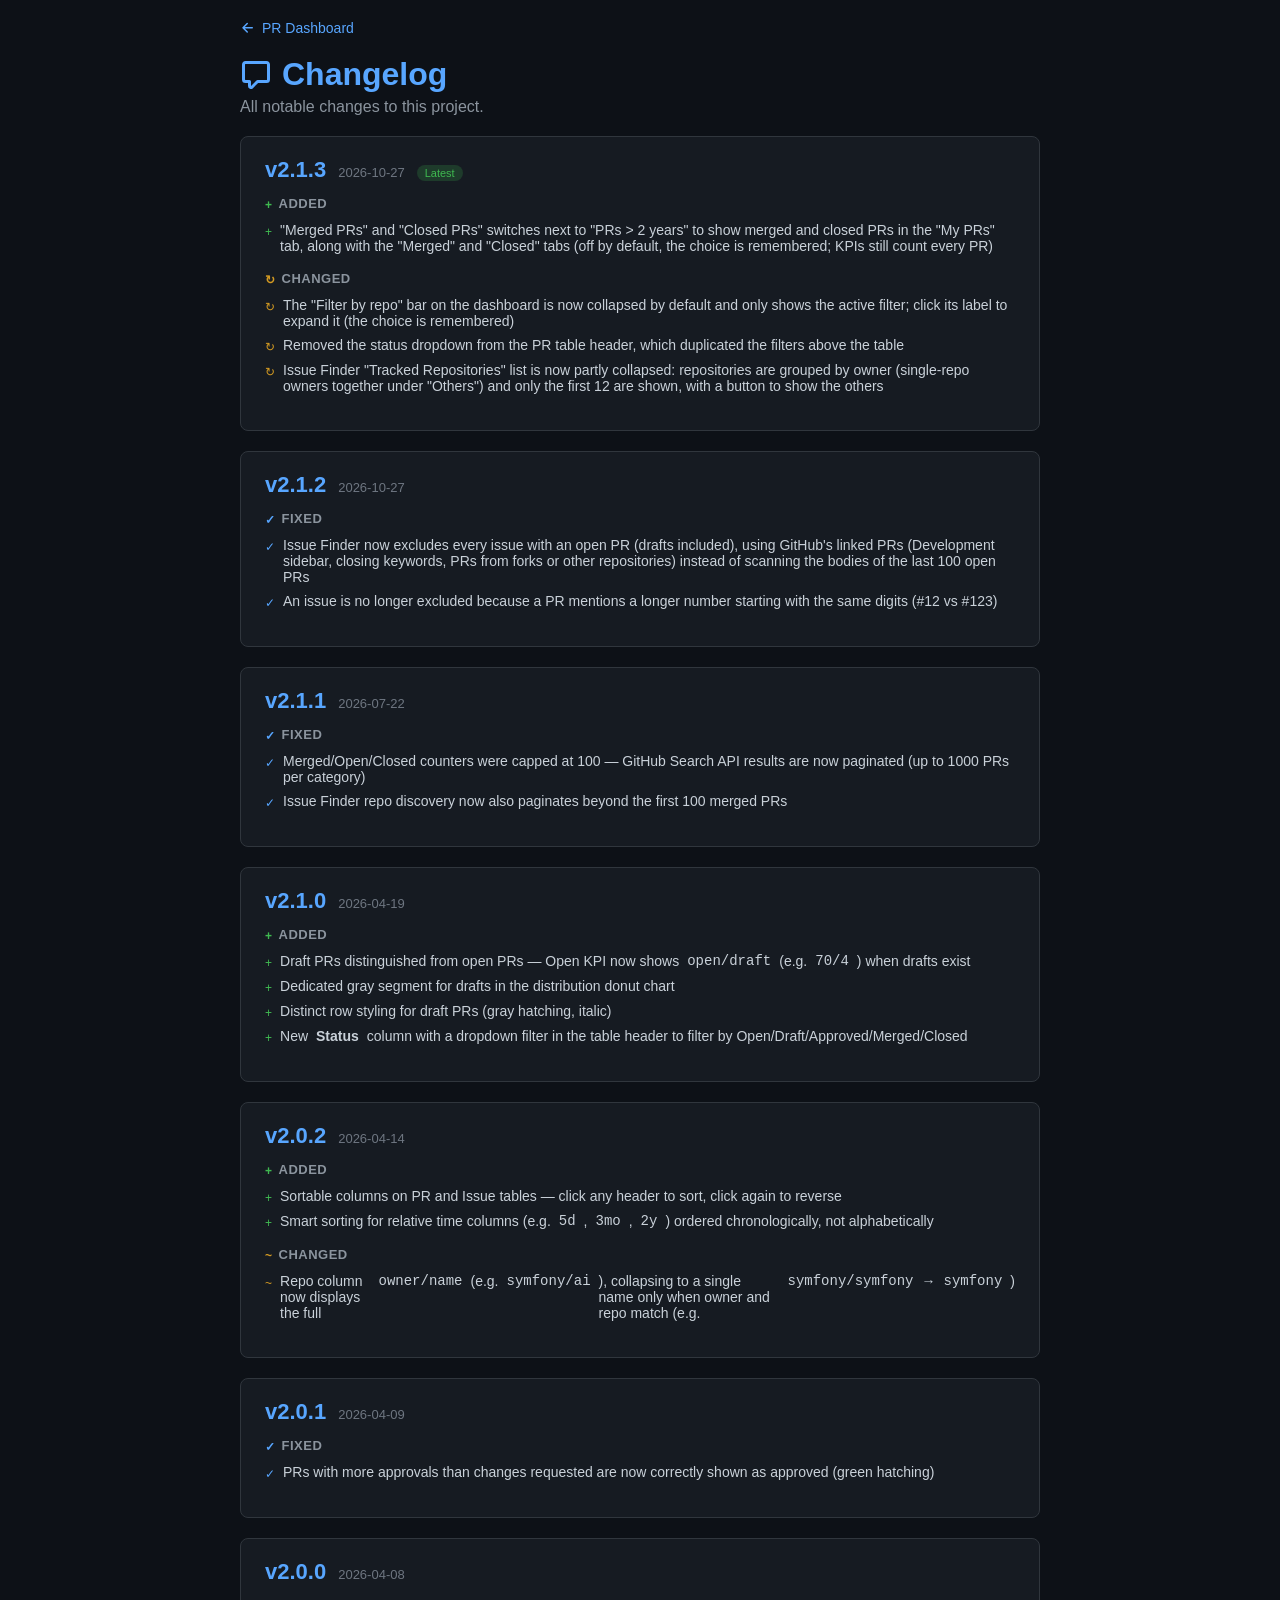
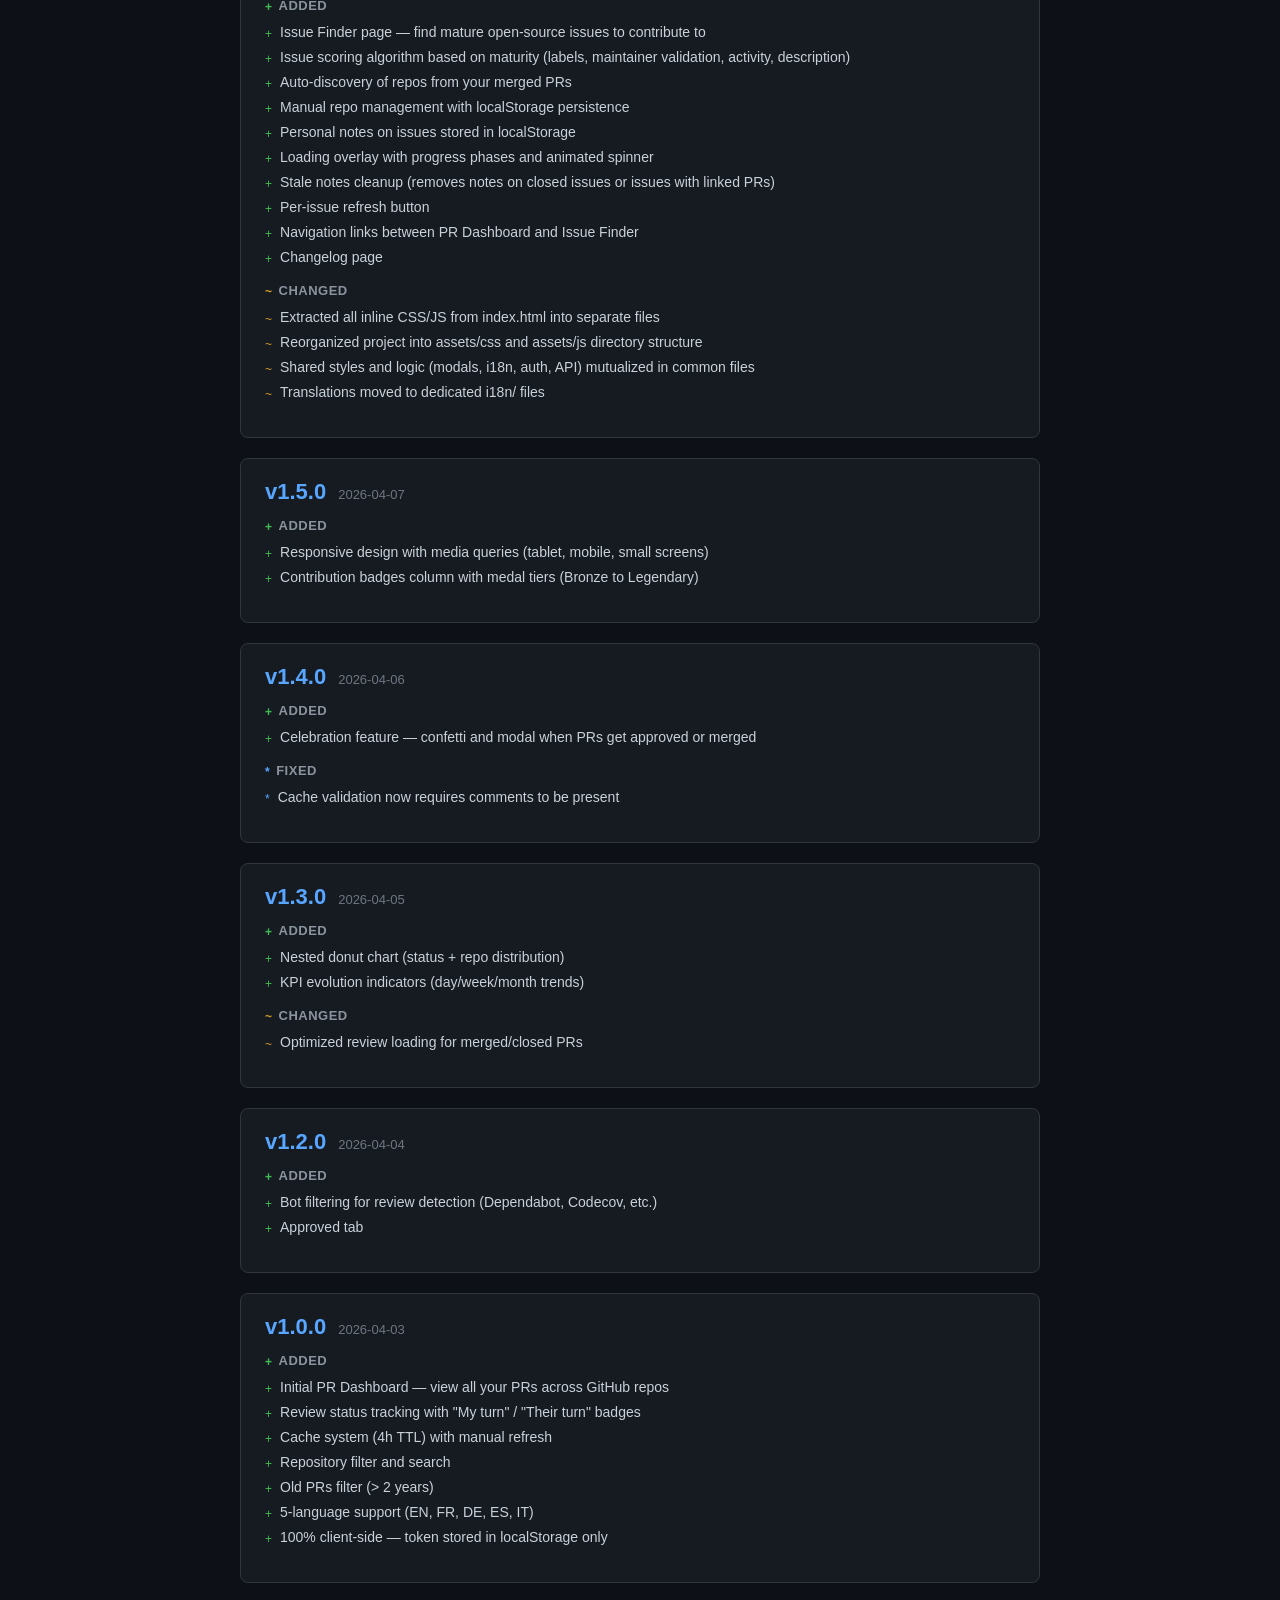
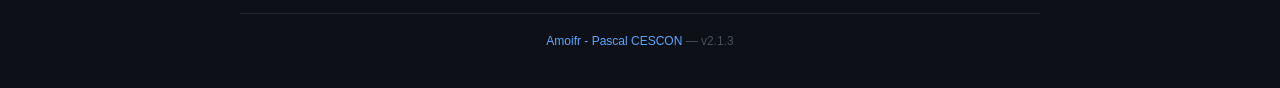
<file: CHANGELOG.html>
<!DOCTYPE html>
<html lang="en">
<head>
    <meta charset="UTF-8">
    <meta name="viewport" content="width=device-width, initial-scale=1.0">
    <title>Changelog — PR Dashboard</title>
    <link rel="stylesheet" href="assets/css/common.css">
    <style>
        .changelog { max-width: 800px; margin: 0 auto; }
        .version { background: #161b22; border: 1px solid #30363d; border-radius: 8px; padding: 20px 24px; margin-bottom: 20px; }
        .version-header { display: flex; align-items: baseline; gap: 12px; margin-bottom: 12px; }
        .version-tag { font-size: 22px; font-weight: 700; color: #58a6ff; }
        .version-date { font-size: 13px; color: #6e7681; }
        .version-label { font-size: 11px; padding: 2px 8px; border-radius: 10px; font-weight: 500; }
        .version-label.latest { background: rgba(63, 185, 80, 0.2); color: #3fb950; }
        .change-category { margin-bottom: 12px; }
        .change-category h4 { font-size: 13px; color: #8b949e; text-transform: uppercase; letter-spacing: 0.5px; margin-bottom: 6px; display: flex; align-items: center; gap: 6px; }
        .change-category ul { list-style: none; padding: 0; margin: 0; }
        .change-category li { padding: 4px 0; font-size: 14px; color: #c9d1d9; display: flex; align-items: flex-start; gap: 8px; }
        .change-category li::before { content: ''; display: none; }
        .change-icon { font-size: 12px; margin-top: 3px; flex-shrink: 0; }
        .change-icon.added { color: #3fb950; }
        .change-icon.changed { color: #d29922; }
        .change-icon.fixed { color: #58a6ff; }
        .back-link { display: inline-flex; align-items: center; gap: 6px; color: #58a6ff; font-size: 14px; margin-bottom: 20px; }
        .back-link:hover { text-decoration: underline; }
        .back-link svg { width: 16px; height: 16px; }
    </style>
</head>
<body>
    <div class="container changelog">
        <a href="index.html" class="back-link">
            <svg viewBox="0 0 16 16" fill="currentColor"><path d="M7.78 12.53a.75.75 0 0 1-1.06 0L2.47 8.28a.75.75 0 0 1 0-1.06l4.25-4.25a.751.751 0 0 1 1.042.018.751.751 0 0 1 .018 1.042L4.81 7h7.44a.75.75 0 0 1 0 1.5H4.81l2.97 2.97a.75.75 0 0 1 0 1.06Z"></path></svg>
            PR Dashboard
        </a>

        <h1>
            <svg viewBox="0 0 16 16" fill="currentColor"><path d="M1 2.75C1 1.784 1.784 1 2.75 1h10.5c.966 0 1.75.784 1.75 1.75v7.5A1.75 1.75 0 0 1 13.25 12H9.06l-2.573 2.573A1.458 1.458 0 0 1 4 13.543V12H2.75A1.75 1.75 0 0 1 1 10.25Zm1.75-.25a.25.25 0 0 0-.25.25v7.5c0 .138.112.25.25.25h2a.75.75 0 0 1 .75.75v2.19l2.72-2.72a.749.749 0 0 1 .53-.22h4.5a.25.25 0 0 0 .25-.25v-7.5a.25.25 0 0 0-.25-.25Z"></path></svg>
            Changelog
        </h1>
        <p class="subtitle">All notable changes to this project.</p>

        <div class="version">
            <div class="version-header">
                <span class="version-tag">v2.1.3</span>
                <span class="version-date">2026-10-27</span>
                <span class="version-label latest">Latest</span>
            </div>
            <div class="change-category">
                <h4><span class="change-icon added">+</span> Added</h4>
                <ul>
                    <li><span class="change-icon added">+</span> "Merged PRs" and "Closed PRs" switches next to "PRs &gt; 2 years" to show merged and closed PRs in the "My PRs" tab, along with the "Merged" and "Closed" tabs (off by default, the choice is remembered; KPIs still count every PR)</li>
                </ul>
            </div>
            <div class="change-category">
                <h4><span class="change-icon changed">↻</span> Changed</h4>
                <ul>
                    <li><span class="change-icon changed">↻</span> The "Filter by repo" bar on the dashboard is now collapsed by default and only shows the active filter; click its label to expand it (the choice is remembered)</li>
                    <li><span class="change-icon changed">↻</span> Removed the status dropdown from the PR table header, which duplicated the filters above the table</li>
                    <li><span class="change-icon changed">↻</span> Issue Finder "Tracked Repositories" list is now partly collapsed: repositories are grouped by owner (single-repo owners together under "Others") and only the first 12 are shown, with a button to show the others</li>
                </ul>
            </div>
        </div>

        <div class="version">
            <div class="version-header">
                <span class="version-tag">v2.1.2</span>
                <span class="version-date">2026-10-27</span>
            </div>
            <div class="change-category">
                <h4><span class="change-icon fixed">✓</span> Fixed</h4>
                <ul>
                    <li><span class="change-icon fixed">✓</span> Issue Finder now excludes every issue with an open PR (drafts included), using GitHub's linked PRs (Development sidebar, closing keywords, PRs from forks or other repositories) instead of scanning the bodies of the last 100 open PRs</li>
                    <li><span class="change-icon fixed">✓</span> An issue is no longer excluded because a PR mentions a longer number starting with the same digits (#12 vs #123)</li>
                </ul>
            </div>
        </div>

        <div class="version">
            <div class="version-header">
                <span class="version-tag">v2.1.1</span>
                <span class="version-date">2026-07-22</span>
            </div>
            <div class="change-category">
                <h4><span class="change-icon fixed">✓</span> Fixed</h4>
                <ul>
                    <li><span class="change-icon fixed">✓</span> Merged/Open/Closed counters were capped at 100 — GitHub Search API results are now paginated (up to 1000 PRs per category)</li>
                    <li><span class="change-icon fixed">✓</span> Issue Finder repo discovery now also paginates beyond the first 100 merged PRs</li>
                </ul>
            </div>
        </div>

        <div class="version">
            <div class="version-header">
                <span class="version-tag">v2.1.0</span>
                <span class="version-date">2026-04-19</span>
            </div>
            <div class="change-category">
                <h4><span class="change-icon added">+</span> Added</h4>
                <ul>
                    <li><span class="change-icon added">+</span> Draft PRs distinguished from open PRs — Open KPI now shows <code>open/draft</code> (e.g. <code>70/4</code>) when drafts exist</li>
                    <li><span class="change-icon added">+</span> Dedicated gray segment for drafts in the distribution donut chart</li>
                    <li><span class="change-icon added">+</span> Distinct row styling for draft PRs (gray hatching, italic)</li>
                    <li><span class="change-icon added">+</span> New <strong>Status</strong> column with a dropdown filter in the table header to filter by Open/Draft/Approved/Merged/Closed</li>
                </ul>
            </div>
        </div>

        <div class="version">
            <div class="version-header">
                <span class="version-tag">v2.0.2</span>
                <span class="version-date">2026-04-14</span>
            </div>
            <div class="change-category">
                <h4><span class="change-icon added">+</span> Added</h4>
                <ul>
                    <li><span class="change-icon added">+</span> Sortable columns on PR and Issue tables — click any header to sort, click again to reverse</li>
                    <li><span class="change-icon added">+</span> Smart sorting for relative time columns (e.g. <code>5d</code>, <code>3mo</code>, <code>2y</code>) ordered chronologically, not alphabetically</li>
                </ul>
            </div>
            <div class="change-category">
                <h4><span class="change-icon changed">~</span> Changed</h4>
                <ul>
                    <li><span class="change-icon changed">~</span> Repo column now displays the full <code>owner/name</code> (e.g. <code>symfony/ai</code>), collapsing to a single name only when owner and repo match (e.g. <code>symfony/symfony</code> → <code>symfony</code>)</li>
                </ul>
            </div>
        </div>

        <div class="version">
            <div class="version-header">
                <span class="version-tag">v2.0.1</span>
                <span class="version-date">2026-04-09</span>
            </div>
            <div class="change-category">
                <h4><span class="change-icon fixed">✓</span> Fixed</h4>
                <ul>
                    <li><span class="change-icon fixed">✓</span> PRs with more approvals than changes requested are now correctly shown as approved (green hatching)</li>
                </ul>
            </div>
        </div>

        <div class="version">
            <div class="version-header">
                <span class="version-tag">v2.0.0</span>
                <span class="version-date">2026-04-08</span>
            </div>
            <div class="change-category">
                <h4><span class="change-icon added">+</span> Added</h4>
                <ul>
                    <li><span class="change-icon added">+</span> Issue Finder page — find mature open-source issues to contribute to</li>
                    <li><span class="change-icon added">+</span> Issue scoring algorithm based on maturity (labels, maintainer validation, activity, description)</li>
                    <li><span class="change-icon added">+</span> Auto-discovery of repos from your merged PRs</li>
                    <li><span class="change-icon added">+</span> Manual repo management with localStorage persistence</li>
                    <li><span class="change-icon added">+</span> Personal notes on issues stored in localStorage</li>
                    <li><span class="change-icon added">+</span> Loading overlay with progress phases and animated spinner</li>
                    <li><span class="change-icon added">+</span> Stale notes cleanup (removes notes on closed issues or issues with linked PRs)</li>
                    <li><span class="change-icon added">+</span> Per-issue refresh button</li>
                    <li><span class="change-icon added">+</span> Navigation links between PR Dashboard and Issue Finder</li>
                    <li><span class="change-icon added">+</span> Changelog page</li>
                </ul>
            </div>
            <div class="change-category">
                <h4><span class="change-icon changed">~</span> Changed</h4>
                <ul>
                    <li><span class="change-icon changed">~</span> Extracted all inline CSS/JS from index.html into separate files</li>
                    <li><span class="change-icon changed">~</span> Reorganized project into assets/css and assets/js directory structure</li>
                    <li><span class="change-icon changed">~</span> Shared styles and logic (modals, i18n, auth, API) mutualized in common files</li>
                    <li><span class="change-icon changed">~</span> Translations moved to dedicated i18n/ files</li>
                </ul>
            </div>
        </div>

        <div class="version">
            <div class="version-header">
                <span class="version-tag">v1.5.0</span>
                <span class="version-date">2026-04-07</span>
            </div>
            <div class="change-category">
                <h4><span class="change-icon added">+</span> Added</h4>
                <ul>
                    <li><span class="change-icon added">+</span> Responsive design with media queries (tablet, mobile, small screens)</li>
                    <li><span class="change-icon added">+</span> Contribution badges column with medal tiers (Bronze to Legendary)</li>
                </ul>
            </div>
        </div>

        <div class="version">
            <div class="version-header">
                <span class="version-tag">v1.4.0</span>
                <span class="version-date">2026-04-06</span>
            </div>
            <div class="change-category">
                <h4><span class="change-icon added">+</span> Added</h4>
                <ul>
                    <li><span class="change-icon added">+</span> Celebration feature — confetti and modal when PRs get approved or merged</li>
                </ul>
            </div>
            <div class="change-category">
                <h4><span class="change-icon fixed">*</span> Fixed</h4>
                <ul>
                    <li><span class="change-icon fixed">*</span> Cache validation now requires comments to be present</li>
                </ul>
            </div>
        </div>

        <div class="version">
            <div class="version-header">
                <span class="version-tag">v1.3.0</span>
                <span class="version-date">2026-04-05</span>
            </div>
            <div class="change-category">
                <h4><span class="change-icon added">+</span> Added</h4>
                <ul>
                    <li><span class="change-icon added">+</span> Nested donut chart (status + repo distribution)</li>
                    <li><span class="change-icon added">+</span> KPI evolution indicators (day/week/month trends)</li>
                </ul>
            </div>
            <div class="change-category">
                <h4><span class="change-icon changed">~</span> Changed</h4>
                <ul>
                    <li><span class="change-icon changed">~</span> Optimized review loading for merged/closed PRs</li>
                </ul>
            </div>
        </div>

        <div class="version">
            <div class="version-header">
                <span class="version-tag">v1.2.0</span>
                <span class="version-date">2026-04-04</span>
            </div>
            <div class="change-category">
                <h4><span class="change-icon added">+</span> Added</h4>
                <ul>
                    <li><span class="change-icon added">+</span> Bot filtering for review detection (Dependabot, Codecov, etc.)</li>
                    <li><span class="change-icon added">+</span> Approved tab</li>
                </ul>
            </div>
        </div>

        <div class="version">
            <div class="version-header">
                <span class="version-tag">v1.0.0</span>
                <span class="version-date">2026-04-03</span>
            </div>
            <div class="change-category">
                <h4><span class="change-icon added">+</span> Added</h4>
                <ul>
                    <li><span class="change-icon added">+</span> Initial PR Dashboard — view all your PRs across GitHub repos</li>
                    <li><span class="change-icon added">+</span> Review status tracking with "My turn" / "Their turn" badges</li>
                    <li><span class="change-icon added">+</span> Cache system (4h TTL) with manual refresh</li>
                    <li><span class="change-icon added">+</span> Repository filter and search</li>
                    <li><span class="change-icon added">+</span> Old PRs filter (&gt; 2 years)</li>
                    <li><span class="change-icon added">+</span> 5-language support (EN, FR, DE, ES, IT)</li>
                    <li><span class="change-icon added">+</span> 100% client-side — token stored in localStorage only</li>
                </ul>
            </div>
        </div>

        <p class="generated"><a href="https://github.com/Amoifr" target="_blank">Amoifr - Pascal CESCON</a> — v2.1.3</p>
    </div>
</body>
</html>
</file>
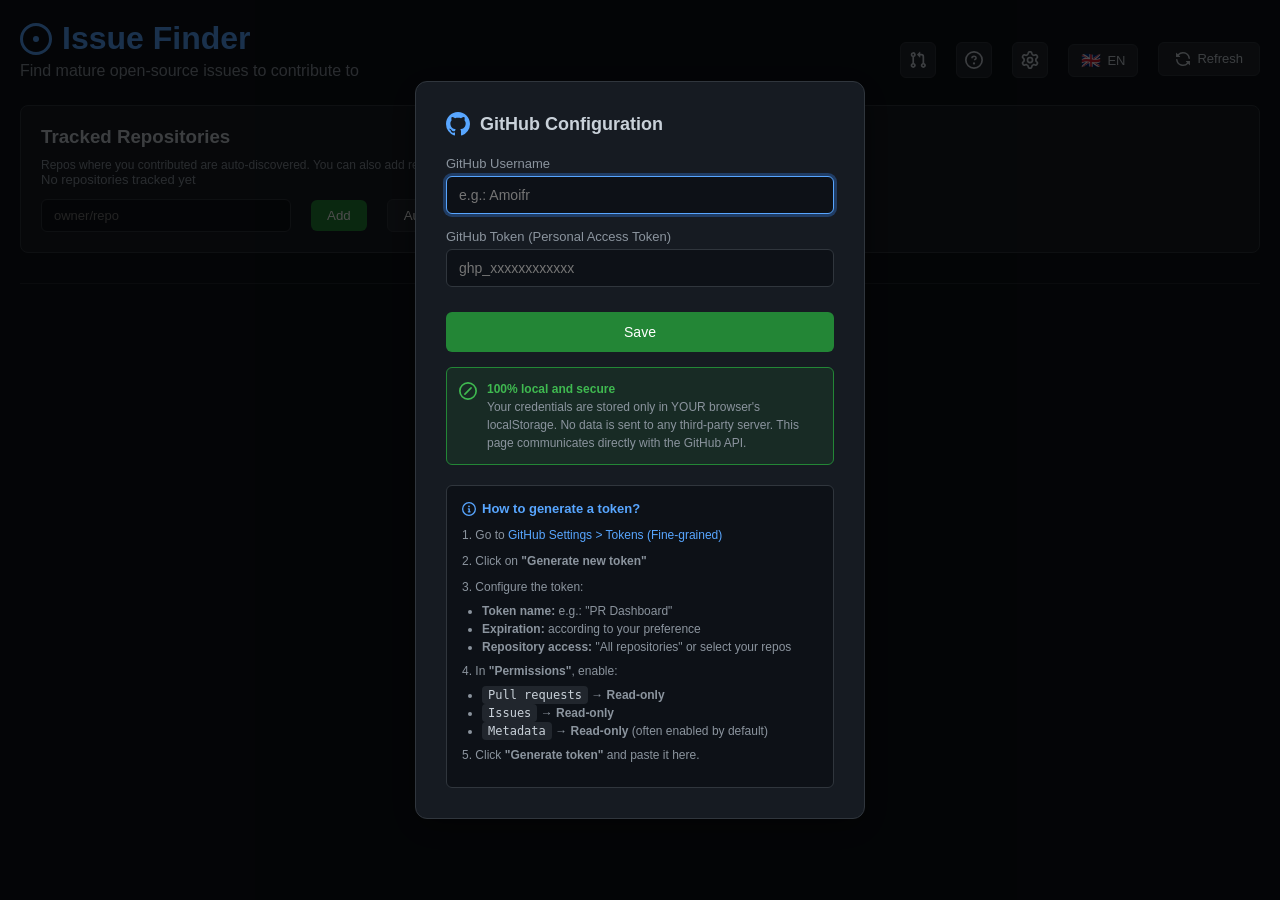
<file: issue.html>
<!DOCTYPE html>
<html lang="fr">
<head>
    <meta charset="UTF-8">
    <meta name="viewport" content="width=device-width, initial-scale=1.0">
    <title>Issue Finder</title>
    <link rel="stylesheet" href="assets/css/common.css">
    <link rel="stylesheet" href="assets/css/issue.css">
</head>
<body>
    <div class="container">
        <div class="header-row">
            <div>
                <h1>
                    <svg viewBox="0 0 16 16" fill="currentColor"><path d="M8 9.5a1.5 1.5 0 1 0 0-3 1.5 1.5 0 0 0 0 3Z"></path><path d="M8 0a8 8 0 1 1 0 16A8 8 0 0 1 8 0ZM1.5 8a6.5 6.5 0 1 0 13 0 6.5 6.5 0 0 0-13 0Z"></path></svg>
                    Issue Finder
                </h1>
                <p class="subtitle" data-i18n="issueSubtitle">Find mature open-source issues to contribute to</p>
            </div>
            <div class="header-actions">
                <a href="index.html" class="header-icon-btn" title="PR Dashboard">
                    <svg viewBox="0 0 16 16" fill="currentColor"><path d="M1.5 3.25a2.25 2.25 0 1 1 3 2.122v5.256a2.251 2.251 0 1 1-1.5 0V5.372A2.25 2.25 0 0 1 1.5 3.25Zm5.677-.177L9.573.677A.25.25 0 0 1 10 .854V2.5h1A2.5 2.5 0 0 1 13.5 5v5.628a2.251 2.251 0 1 1-1.5 0V5a1 1 0 0 0-1-1h-1v1.646a.25.25 0 0 1-.427.177L7.177 3.427a.25.25 0 0 1 0-.354ZM3.75 2.5a.75.75 0 1 0 0 1.5.75.75 0 0 0 0-1.5Zm0 9.5a.75.75 0 1 0 0 1.5.75.75 0 0 0 0-1.5Zm8.25.75a.75.75 0 1 0 1.5 0 .75.75 0 0 0-1.5 0Z"></path></svg>
                </a>
                <button class="header-icon-btn" onclick="showHelpModal()" title="Help">
                    <svg viewBox="0 0 16 16" fill="currentColor"><path d="M0 8a8 8 0 1 1 16 0A8 8 0 0 1 0 8Zm8-6.5a6.5 6.5 0 1 0 0 13 6.5 6.5 0 0 0 0-13ZM6.92 6.085h.001a.749.749 0 1 1-1.342-.67c.169-.339.436-.701.849-.977C6.845 4.16 7.369 4 8 4a2.756 2.756 0 0 1 1.637.525c.503.377.863.965.863 1.725 0 .448-.115.83-.329 1.15-.205.307-.47.513-.692.662-.109.072-.22.138-.313.196l-.108.061a.75.75 0 0 1-.75-1.299c.068-.039.128-.074.18-.106l.127-.073c.174-.116.286-.213.367-.323.073-.107.128-.245.128-.439 0-.329-.18-.587-.413-.748A1.3 1.3 0 0 0 8 5.5c-.373 0-.634.089-.824.206-.177.109-.309.261-.398.436a.749.749 0 0 1-1.042.332l-.083-.057ZM9 11a1 1 0 1 1-2 0 1 1 0 0 1 2 0Z"></path></svg>
                </button>
                <button class="header-icon-btn" id="settingsBtn" onclick="showSettingsModal()" title="Settings">
                    <svg viewBox="0 0 16 16" fill="currentColor"><path d="M8 0a8.2 8.2 0 0 1 .701.031C9.444.095 9.99.645 10.16 1.29l.288 1.107c.018.066.079.158.212.224.231.114.454.243.668.386.123.082.233.09.299.071l1.103-.303c.644-.176 1.392.021 1.82.63.27.385.506.792.704 1.218.315.675.111 1.422-.364 1.891l-.814.806c-.049.048-.098.147-.088.294.016.257.016.515 0 .772-.01.147.04.246.088.294l.814.806c.475.469.679 1.216.364 1.891a7.977 7.977 0 0 1-.704 1.217c-.428.61-1.176.807-1.82.63l-1.102-.302c-.067-.019-.177-.011-.3.071a5.909 5.909 0 0 1-.668.386c-.133.066-.194.158-.211.224l-.29 1.106c-.168.646-.715 1.196-1.458 1.26a8.006 8.006 0 0 1-1.402 0c-.743-.064-1.289-.614-1.458-1.26l-.289-1.106c-.018-.066-.079-.158-.212-.224a5.738 5.738 0 0 1-.668-.386c-.123-.082-.233-.09-.299-.071l-1.103.303c-.644.176-1.392-.021-1.82-.63a8.12 8.12 0 0 1-.704-1.218c-.315-.675-.111-1.422.363-1.891l.815-.806c.05-.048.098-.147.088-.294a6.214 6.214 0 0 1 0-.772c.01-.147-.04-.246-.088-.294l-.815-.806C.635 6.045.431 5.298.746 4.623a7.92 7.92 0 0 1 .704-1.217c.428-.61 1.176-.807 1.82-.63l1.102.302c.067.019.177.011.3-.071.214-.143.437-.272.668-.386.133-.066.194-.158.211-.224l.29-1.106C6.009.645 6.556.095 7.299.03 7.53.01 7.764 0 8 0Zm-.571 1.525c-.036.003-.108.036-.137.146l-.289 1.105c-.147.561-.549.967-.998 1.189-.173.086-.34.183-.5.29-.417.278-.97.423-1.529.27l-1.103-.303c-.109-.03-.175.016-.195.045-.22.312-.412.644-.573.99-.014.031-.021.11.059.19l.815.806c.411.406.562.957.53 1.456a4.709 4.709 0 0 0 0 .582c.032.499-.119 1.05-.53 1.456l-.815.806c-.081.08-.073.159-.059.19.162.346.353.677.573.989.02.03.085.076.195.046l1.102-.303c.56-.153 1.113-.008 1.53.27.161.107.328.204.501.29.447.222.85.629.997 1.189l.289 1.105c.029.109.101.143.137.146a6.6 6.6 0 0 0 1.142 0c.036-.003.108-.036.137-.146l.289-1.105c.147-.561.549-.967.998-1.189.173-.086.34-.183.5-.29.417-.278.97-.423 1.529-.27l1.103.303c.109.029.175-.016.195-.045.22-.313.411-.644.573-.99.014-.031.021-.11-.059-.19l-.815-.806c-.411-.406-.562-.957-.53-1.456a4.709 4.709 0 0 0 0-.582c-.032-.499.119-1.05.53-1.456l.815-.806c.081-.08.073-.159.059-.19a6.464 6.464 0 0 0-.573-.989c-.02-.03-.085-.076-.195-.046l-1.102.303c-.56.153-1.113.008-1.53-.27a4.44 4.44 0 0 0-.501-.29c-.447-.222-.85-.629-.997-1.189l-.289-1.105c-.029-.11-.101-.143-.137-.146a6.6 6.6 0 0 0-1.142 0ZM11 8a3 3 0 1 1-6 0 3 3 0 0 1 6 0ZM9.5 8a1.5 1.5 0 1 0-3.001.001A1.5 1.5 0 0 0 9.5 8Z"></path></svg>
                </button>
                <div class="lang-selector">
                    <button class="lang-btn" onclick="toggleLangDropdown()">
                        <span class="flag" id="currentFlag">🇬🇧</span>
                        <span id="currentLang">EN</span>
                    </button>
                    <div class="lang-dropdown" id="langDropdown">
                        <div class="lang-option" data-lang="en"><span class="flag">🇬🇧</span> English</div>
                        <div class="lang-option" data-lang="fr"><span class="flag">🇫🇷</span> Français</div>
                        <div class="lang-option" data-lang="de"><span class="flag">🇩🇪</span> Deutsch</div>
                        <div class="lang-option" data-lang="es"><span class="flag">🇪🇸</span> Español</div>
                        <div class="lang-option" data-lang="it"><span class="flag">🇮🇹</span> Italiano</div>
                    </div>
                </div>
                <div>
                    <button class="refresh-btn-simple" id="refreshBtn" onclick="refreshAll()">
                        <svg viewBox="0 0 16 16" fill="currentColor"><path d="M1.705 8.005a.75.75 0 0 1 .834.656 5.5 5.5 0 0 0 9.592 2.97l-1.204-1.204a.25.25 0 0 1 .177-.427h3.646a.25.25 0 0 1 .25.25v3.646a.25.25 0 0 1-.427.177l-1.38-1.38A7.002 7.002 0 0 1 1.05 8.84a.75.75 0 0 1 .656-.834ZM8 2.5a5.487 5.487 0 0 0-4.131 1.869l1.204 1.204A.25.25 0 0 1 4.896 6H1.25A.25.25 0 0 1 1 5.75V2.104a.25.25 0 0 1 .427-.177l1.38 1.38A7.002 7.002 0 0 1 14.95 7.16a.75.75 0 0 1-1.49.178A5.5 5.5 0 0 0 8 2.5Z"></path></svg>
                        <span data-i18n="refresh">Refresh</span>
                    </button>
                    <div class="cache-info" id="cacheInfo"></div>
                </div>
            </div>
        </div>

        <!-- Help Modal -->
        <div class="modal-overlay" id="helpModal" style="display: none;">
            <div class="modal help-modal">
                <h3>
                    <svg viewBox="0 0 16 16" fill="currentColor"><path d="M0 8a8 8 0 1 1 16 0A8 8 0 0 1 0 8Zm8-6.5a6.5 6.5 0 1 0 0 13 6.5 6.5 0 0 0 0-13ZM6.92 6.085h.001a.749.749 0 1 1-1.342-.67c.169-.339.436-.701.849-.977C6.845 4.16 7.369 4 8 4a2.756 2.756 0 0 1 1.637.525c.503.377.863.965.863 1.725 0 .448-.115.83-.329 1.15-.205.307-.47.513-.692.662-.109.072-.22.138-.313.196l-.108.061a.75.75 0 0 1-.75-1.299c.068-.039.128-.074.18-.106l.127-.073c.174-.116.286-.213.367-.323.073-.107.128-.245.128-.439 0-.329-.18-.587-.413-.748A1.3 1.3 0 0 0 8 5.5c-.373 0-.634.089-.824.206-.177.109-.309.261-.398.436a.749.749 0 0 1-1.042.332l-.083-.057ZM9 11a1 1 0 1 1-2 0 1 1 0 0 1 2 0Z"></path></svg>
                    <span data-i18n="helpModalTitle">How does scoring work?</span>
                </h3>
                <div class="help-feature">
                    <h4><svg viewBox="0 0 16 16" fill="currentColor"><path d="M8 9.5a1.5 1.5 0 1 0 0-3 1.5 1.5 0 0 0 0 3Z"></path><path d="M8 0a8 8 0 1 1 0 16A8 8 0 0 1 8 0ZM1.5 8a6.5 6.5 0 1 0 13 0 6.5 6.5 0 0 0-13 0Z"></path></svg><span data-i18n="helpIssueScoring">Issue Scoring</span></h4>
                    <p data-i18n="helpIssueScoringDesc">Issues are scored based on maturity: +3 for "good first issue"/"help wanted" labels, +2 for maintainer comments, +1 for active discussion, +1 for detailed description, +1 for recent activity. Issues with 10+ comments get -1, old inactive issues get -2.</p>
                </div>
                <div class="help-feature">
                    <h4><svg viewBox="0 0 16 16" fill="currentColor"><path d="M11.5 7a4.499 4.499 0 1 1-8.998 0A4.499 4.499 0 0 1 11.5 7Zm-.82 4.74a6 6 0 1 1 1.06-1.06l3.04 3.04a.75.75 0 1 1-1.06 1.06l-3.04-3.04Z"></path></svg><span data-i18n="helpIssueFiltering">Filtering</span></h4>
                    <p data-i18n="helpIssueFilteringDesc">Assigned issues, your own issues, issues with linked PRs, and issues without maintainer validation are automatically excluded.</p>
                </div>
                <div class="help-feature">
                    <h4><svg viewBox="0 0 16 16" fill="currentColor"><path d="M1.5 3.25a2.25 2.25 0 1 1 3 2.122v5.256a2.251 2.251 0 1 1-1.5 0V5.372A2.25 2.25 0 0 1 1.5 3.25Zm5.677-.177L9.573.677A.25.25 0 0 1 10 .854V2.5h1A2.5 2.5 0 0 1 13.5 5v5.628a2.251 2.251 0 1 1-1.5 0V5a1 1 0 0 0-1-1h-1v1.646a.25.25 0 0 1-.427.177L7.177 3.427a.25.25 0 0 1 0-.354ZM3.75 2.5a.75.75 0 1 0 0 1.5.75.75 0 0 0 0-1.5Zm0 9.5a.75.75 0 1 0 0 1.5.75.75 0 0 0 0-1.5Zm8.25.75a.75.75 0 1 0 1.5 0 .75.75 0 0 0-1.5 0Z"></path></svg><span data-i18n="helpIssueRepos">Repository Discovery</span></h4>
                    <p data-i18n="helpIssueReposDesc">Repos are auto-discovered from your merged PRs. You can also add repos manually. Results are cached locally until you refresh.</p>
                </div>
                <button class="btn-primary" onclick="hideHelpModal()" data-i18n="helpClose">Got it!</button>
            </div>
        </div>

        <!-- Settings Modal -->
        <div class="modal-overlay" id="settingsModal" style="display: none;">
            <div class="modal settings-modal">
                <h3>
                    <svg viewBox="0 0 16 16" fill="currentColor"><path d="M8 0a8.2 8.2 0 0 1 .701.031C9.444.095 9.99.645 10.16 1.29l.288 1.107c.018.066.079.158.212.224.231.114.454.243.668.386.123.082.233.09.299.071l1.103-.303c.644-.176 1.392.021 1.82.63.27.385.506.792.704 1.218.315.675.111 1.422-.364 1.891l-.814.806c-.049.048-.098.147-.088.294.016.257.016.515 0 .772-.01.147.04.246.088.294l.814.806c.475.469.679 1.216.364 1.891a7.977 7.977 0 0 1-.704 1.217c-.428.61-1.176.807-1.82.63l-1.102-.302c-.067-.019-.177-.011-.3.071a5.909 5.909 0 0 1-.668.386c-.133.066-.194.158-.211.224l-.29 1.106c-.168.646-.715 1.196-1.458 1.26a8.006 8.006 0 0 1-1.402 0c-.743-.064-1.289-.614-1.458-1.26l-.289-1.106c-.018-.066-.079-.158-.212-.224a5.738 5.738 0 0 1-.668-.386c-.123-.082-.233-.09-.299-.071l-1.103.303c-.644.176-1.392-.021-1.82-.63a8.12 8.12 0 0 1-.704-1.218c-.315-.675-.111-1.422.363-1.891l.815-.806c.05-.048.098-.147.088-.294a6.214 6.214 0 0 1 0-.772c.01-.147-.04-.246-.088-.294l-.815-.806C.635 6.045.431 5.298.746 4.623a7.92 7.92 0 0 1 .704-1.217c.428-.61 1.176-.807 1.82-.63l1.102.302c.067.019.177.011.3-.071.214-.143.437-.272.668-.386.133-.066.194-.158.211-.224l.29-1.106C6.009.645 6.556.095 7.299.03 7.53.01 7.764 0 8 0Zm-.571 1.525c-.036.003-.108.036-.137.146l-.289 1.105c-.147.561-.549.967-.998 1.189-.173.086-.34.183-.5.29-.417.278-.97.423-1.529.27l-1.103-.303c-.109-.03-.175.016-.195.045-.22.312-.412.644-.573.99-.014.031-.021.11.059.19l.815.806c.411.406.562.957.53 1.456a4.709 4.709 0 0 0 0 .582c.032.499-.119 1.05-.53 1.456l-.815.806c-.081.08-.073.159-.059.19.162.346.353.677.573.989.02.03.085.076.195.046l1.102-.303c.56-.153 1.113-.008 1.53.27.161.107.328.204.501.29.447.222.85.629.997 1.189l.289 1.105c.029.109.101.143.137.146a6.6 6.6 0 0 0 1.142 0c.036-.003.108-.036.137-.146l.289-1.105c.147-.561.549-.967.998-1.189.173-.086.34-.183.5-.29.417-.278.97-.423 1.529-.27l1.103.303c.109.029.175-.016.195-.045.22-.313.411-.644.573-.99.014-.031.021-.11-.059-.19l-.815-.806c-.411-.406-.562-.957-.53-1.456a4.709 4.709 0 0 0 0-.582c-.032-.499.119-1.05.53-1.456l.815-.806c.081-.08.073-.159.059-.19a6.464 6.464 0 0 0-.573-.989c-.02-.03-.085-.076-.195-.046l-1.102.303c-.56.153-1.113.008-1.53-.27a4.44 4.44 0 0 0-.501-.29c-.447-.222-.85-.629-.997-1.189l-.289-1.105c-.029-.11-.101-.143-.137-.146a6.6 6.6 0 0 0-1.142 0ZM11 8a3 3 0 1 1-6 0 3 3 0 0 1 6 0ZM9.5 8a1.5 1.5 0 1 0-3.001.001A1.5 1.5 0 0 0 9.5 8Z"></path></svg>
                    <span data-i18n="settings">Settings</span>
                </h3>
                <div class="settings-info">
                    <div class="info-row">
                        <span class="info-label" data-i18n="user">User</span>
                        <span class="info-value" id="settingsUsername">-</span>
                    </div>
                    <div class="info-row">
                        <span class="info-label">Token</span>
                        <span class="info-value">••••••••</span>
                    </div>
                </div>
                <div class="settings-actions">
                    <button class="btn-edit" onclick="hideSettingsModal(); showModal();" data-i18n="edit">Edit</button>
                    <button class="btn-delete" onclick="clearCredentials()" data-i18n="delete">Delete</button>
                </div>
            </div>
        </div>

        <!-- Credentials Modal -->
        <div class="modal-overlay" id="credentialsModal" style="display: none;">
            <div class="modal">
                <h3>
                    <svg viewBox="0 0 16 16" fill="currentColor"><path d="M8 0c4.42 0 8 3.58 8 8a8.013 8.013 0 0 1-5.45 7.59c-.4.08-.55-.17-.55-.38 0-.27.01-1.13.01-2.2 0-.75-.25-1.23-.54-1.48 1.78-.2 3.65-.88 3.65-3.95 0-.88-.31-1.59-.82-2.15.08-.2.36-1.02-.08-2.12 0 0-.67-.22-2.2.82-.64-.18-1.32-.27-2-.27-.68 0-1.36.09-2 .27-1.53-1.03-2.2-.82-2.2-.82-.44 1.1-.16 1.92-.08 2.12-.51.56-.82 1.28-.82 2.15 0 3.06 1.86 3.75 3.64 3.95-.23.2-.44.55-.51 1.07-.46.21-1.61.55-2.33-.66-.15-.24-.6-.83-1.23-.82-.67.01-.27.38.01.53.34.19.73.9.82 1.13.16.45.68 1.31 2.69.94 0 .67.01 1.3.01 1.49 0 .21-.15.45-.55.38A7.995 7.995 0 0 1 0 8c0-4.42 3.58-8 8-8Z"></path></svg>
                    <span data-i18n="modalTitle">GitHub Configuration</span>
                </h3>
                <div class="input-group">
                    <label for="usernameInput" data-i18n="usernameLabel">GitHub Username</label>
                    <input type="text" id="usernameInput" data-i18n-placeholder="usernamePlaceholder" placeholder="e.g.: Amoifr">
                </div>
                <div class="input-group">
                    <label for="tokenInput" data-i18n="tokenLabel">GitHub Token (Personal Access Token)</label>
                    <input type="password" id="tokenInput" placeholder="ghp_xxxxxxxxxxxx">
                </div>
                <button class="btn-primary" onclick="saveCredentials()" data-i18n="save">Save</button>

                <div class="security-notice">
                    <svg viewBox="0 0 16 16" fill="currentColor"><path d="M8 0a8 8 0 1 1 0 16A8 8 0 0 1 8 0ZM1.5 8a6.5 6.5 0 1 0 13 0 6.5 6.5 0 0 0-13 0Zm9.78-2.22-5.5 5.5a.749.749 0 0 1-1.275-.326.749.749 0 0 1 .215-.734l5.5-5.5a.751.751 0 0 1 1.042.018.751.751 0 0 1 .018 1.042Z"></path></svg>
                    <p>
                        <strong data-i18n="securityTitle">100% local and secure</strong><br>
                        <span data-i18n="securityText">Your credentials are stored only in YOUR browser's localStorage.</span>
                    </p>
                </div>

                <div class="help-section">
                    <h4>
                        <svg viewBox="0 0 16 16" fill="currentColor"><path d="M0 8a8 8 0 1 1 16 0A8 8 0 0 1 0 8Zm8-6.5a6.5 6.5 0 1 0 0 13 6.5 6.5 0 0 0 0-13ZM6.5 7.75A.75.75 0 0 1 7.25 7h1a.75.75 0 0 1 .75.75v2.75h.25a.75.75 0 0 1 0 1.5h-2a.75.75 0 0 1 0-1.5h.25v-2h-.25a.75.75 0 0 1-.75-.75ZM8 6a1 1 0 1 1 0-2 1 1 0 0 1 0 2Z"></path></svg>
                        <span data-i18n="helpTitle">How to generate a token?</span>
                    </h4>
                    <p data-i18n="helpStep1">1. Go to <a href="https://github.com/settings/tokens?type=beta" target="_blank">GitHub Settings > Tokens</a></p>
                    <p data-i18n="helpStep2">2. Click on <strong>"Generate new token"</strong></p>
                    <p data-i18n="helpStep3">3. Configure the token:</p>
                    <ul>
                        <li data-i18n="helpTokenName"><strong>Token name:</strong> e.g.: "PR Dashboard"</li>
                        <li data-i18n="helpExpiration"><strong>Expiration:</strong> according to your preference</li>
                        <li data-i18n="helpRepoAccess"><strong>Repository access:</strong> "All repositories" or select your repos</li>
                    </ul>
                    <p data-i18n="helpStep4">4. In <strong>"Permissions"</strong>, enable:</p>
                    <ul>
                        <li><code>Pull requests</code> &rarr; <strong>Read-only</strong></li>
                        <li><code>Issues</code> &rarr; <strong>Read-only</strong></li>
                        <li data-i18n="helpMetadata"><code>Metadata</code> &rarr; <strong>Read-only</strong></li>
                    </ul>
                    <p data-i18n="helpStep5">5. Click <strong>"Generate token"</strong> and paste it here.</p>
                </div>
            </div>
        </div>

        <!-- Repo Management Section -->
        <div class="token-section" id="repoManager">
            <h3 data-i18n="trackedRepos">Tracked Repositories</h3>
            <p class="token-hint" data-i18n="repoHint">Repos where you contributed are auto-discovered. You can also add repos manually.</p>
            <div id="repoChips" class="repo-chips"></div>
            <div class="add-repo-group">
                <input type="text" id="addRepoInput" data-i18n-placeholder="addRepoPlaceholder" placeholder="owner/repo">
                <button onclick="addManualRepo()" data-i18n="addRepo">Add</button>
                <button class="btn-secondary" onclick="discoverRepos()" data-i18n="discoverRepos">Auto-discover from my PRs</button>
                <button class="btn-secondary" onclick="cleanupStaleNotes()" title="Clean notes on closed issues or issues with linked PRs" data-i18n="cleanNotes">Clean stale notes</button>
            </div>
        </div>

        <!-- Comment Modal -->
        <div class="modal-overlay" id="commentModal" style="display: none;">
            <div class="modal comment-modal">
                <h3>
                    <svg viewBox="0 0 16 16" fill="currentColor"><path d="M1 2.75C1 1.784 1.784 1 2.75 1h10.5c.966 0 1.75.784 1.75 1.75v7.5A1.75 1.75 0 0 1 13.25 12H9.06l-2.573 2.573A1.458 1.458 0 0 1 4 13.543V12H2.75A1.75 1.75 0 0 1 1 10.25Zm1.75-.25a.25.25 0 0 0-.25.25v7.5c0 .138.112.25.25.25h2a.75.75 0 0 1 .75.75v2.19l2.72-2.72a.749.749 0 0 1 .53-.22h4.5a.25.25 0 0 0 .25-.25v-7.5a.25.25 0 0 0-.25-.25Z"></path></svg>
                    <span data-i18n="commentModalTitle">Personal note</span>
                </h3>
                <div class="comment-issue-info">
                    <span class="comment-issue-ref" id="commentIssueRef"></span>
                    <span class="comment-issue-title" id="commentIssueTitle"></span>
                </div>
                <textarea id="commentText" rows="6" data-i18n-placeholder="commentPlaceholder" placeholder="Write your note about this issue..."></textarea>
                <div class="comment-actions">
                    <button class="btn-primary" id="commentSendBtn" onclick="sendComment()" data-i18n="commentSend">Save</button>
                    <button class="btn-edit" onclick="closeCommentModal()" data-i18n="commentCancel">Cancel</button>
                    <button class="btn-delete" id="commentDeleteBtn" onclick="deleteComment()" style="display: none;" data-i18n="commentDelete">Delete note</button>
                </div>
                <div class="comment-error" id="commentError" style="display: none;"></div>
            </div>
        </div>

        <!-- Loading overlay -->
        <div class="loading-overlay" id="loadingOverlay" style="display: none;">
            <div class="loading-card">
                <div class="loading-spinner"></div>
                <div class="loading-title" id="loadingTitle" data-i18n="loading">Loading...</div>
                <div class="progress" id="progress">
                    <div class="progress-bar"><div class="progress-fill" id="progressFill"></div></div>
                </div>
                <div class="loading-detail" id="progressText"></div>
            </div>
        </div>

        <!-- Dashboard -->
        <div id="dashboard" style="display: none;">
            <div class="stats-container">
                <div class="stats stats-3">
                    <div class="stat-card">
                        <div class="stat-value" id="countRepos">0</div>
                        <div class="stat-label" data-i18n="statRepos">Repos Scanned</div>
                    </div>
                    <div class="stat-card">
                        <div class="stat-value" id="countIssues">0</div>
                        <div class="stat-label" data-i18n="statIssues">Issues Analyzed</div>
                    </div>
                    <div class="stat-card open qualified">
                        <div class="stat-value" id="countQualified">0</div>
                        <div class="stat-label" data-i18n="statQualified">Qualified</div>
                    </div>
                </div>
            </div>

            <div class="repo-filter" id="repoFilter"></div>

            <div class="search-bar">
                <input type="text" id="search" data-i18n-placeholder="issueSearchPlaceholder" placeholder="Search by title, repo, or label...">
            </div>

            <div id="issuesTable"></div>
        </div>

        <!-- My Notes (always visible if notes exist) -->
        <div id="notesSection" style="display: none;">
            <div class="token-section">
                <h3 data-i18n="myNotes">My Notes</h3>
                <div id="notesList"></div>
            </div>
        </div>

        <p class="generated"><a href="https://github.com/Amoifr" target="_blank">Amoifr - Pascal CESCON</a> — <a href="CHANGELOG.html">v2.1.3</a></p>
    </div>

    <script src="assets/js/i18n/i18n-common.js"></script>
    <script src="assets/js/i18n/i18n-issue.js"></script>
    <script src="assets/js/common.js"></script>
    <script src="assets/js/issue.js"></script>
</body>
</html>
</file>
<file: assets/css/common.css>
/* ========== COMMON STYLES — Shared between index.html and issue.html ========== */

* { box-sizing: border-box; margin: 0; padding: 0; }
body { font-family: -apple-system, BlinkMacSystemFont, 'Segoe UI', Roboto, sans-serif; background: #0d1117; color: #c9d1d9; padding: 20px; }
.container { max-width: 1400px; margin: 0 auto; }
h1 { color: #58a6ff; margin-bottom: 5px; display: flex; align-items: center; gap: 10px; }
h1 svg { width: 32px; height: 32px; }
.subtitle { color: #8b949e; margin-bottom: 20px; }

/* Token input */
.token-section { background: #161b22; border: 1px solid #30363d; border-radius: 8px; padding: 20px; margin-bottom: 20px; }
.token-section h3 { margin-bottom: 10px; color: #c9d1d9; }
.token-section .input-group { margin-bottom: 12px; }
.token-section label { display: block; font-size: 13px; color: #8b949e; margin-bottom: 5px; }
.token-section input { width: 400px; padding: 8px 12px; border: 1px solid #30363d; border-radius: 6px; background: #0d1117; color: #c9d1d9; font-family: monospace; }
.token-section input[type="text"]:not(.token-input) { font-family: -apple-system, BlinkMacSystemFont, 'Segoe UI', Roboto, sans-serif; }
.token-section button { padding: 8px 16px; background: #238636; color: white; border: none; border-radius: 6px; cursor: pointer; margin-left: 10px; }
.token-section button:hover { background: #2ea043; }
.token-section button:disabled { background: #30363d; cursor: not-allowed; }
.token-section .btn-secondary { background: #21262d; border: 1px solid #30363d; margin-left: 10px; }
.token-section .btn-secondary:hover { background: #30363d; }
.token-hint { font-size: 12px; color: #8b949e; margin-top: 8px; }
.credentials-display { display: flex; align-items: center; gap: 15px; flex-wrap: wrap; }
.credentials-display .credential { background: #21262d; padding: 5px 12px; border-radius: 6px; font-size: 13px; }
.credentials-display .credential strong { color: #58a6ff; }

/* Modal/Popup */
.modal-overlay { position: fixed; top: 0; left: 0; right: 0; bottom: 0; background: rgba(0, 0, 0, 0.7); display: flex; align-items: center; justify-content: center; z-index: 1000; }
.modal { background: #161b22; border: 1px solid #30363d; border-radius: 12px; padding: 30px; max-width: 450px; width: 90%; box-shadow: 0 8px 32px rgba(0, 0, 0, 0.4); }
.modal h3 { margin-bottom: 20px; color: #c9d1d9; font-size: 18px; display: flex; align-items: center; gap: 10px; }
.modal h3 svg { width: 24px; height: 24px; color: #58a6ff; }
.modal .input-group { margin-bottom: 15px; }
.modal label { display: block; font-size: 13px; color: #8b949e; margin-bottom: 5px; }
.modal input { width: 100%; padding: 10px 12px; border: 1px solid #30363d; border-radius: 6px; background: #0d1117; color: #c9d1d9; font-size: 14px; }
.modal input:focus { outline: none; border-color: #58a6ff; box-shadow: 0 0 0 3px rgba(56, 139, 253, 0.3); }
.modal .btn-primary { width: 100%; padding: 12px; background: #238636; color: white; border: none; border-radius: 6px; cursor: pointer; font-size: 14px; font-weight: 500; margin-top: 10px; }
.modal .btn-primary:hover { background: #2ea043; }
.modal .token-hint { font-size: 12px; color: #8b949e; margin-top: 15px; text-align: center; }
.modal .help-section { background: #0d1117; border: 1px solid #30363d; border-radius: 6px; padding: 15px; margin-top: 20px; font-size: 12px; }
.modal .help-section h4 { color: #58a6ff; margin-bottom: 10px; font-size: 13px; display: flex; align-items: center; gap: 6px; }
.modal .help-section h4 svg { width: 14px; height: 14px; }
.modal .help-section p { color: #8b949e; margin-bottom: 8px; line-height: 1.5; }
.modal .help-section a { color: #58a6ff; }
.modal .help-section ul { color: #8b949e; margin: 8px 0; padding-left: 20px; }
.modal .help-section li { margin: 4px 0; }
.modal .help-section code { background: #21262d; padding: 2px 6px; border-radius: 4px; color: #c9d1d9; font-family: monospace; }
.modal .security-notice { background: rgba(35, 134, 54, 0.15); border: 1px solid #238636; border-radius: 6px; padding: 12px; margin-top: 15px; display: flex; align-items: flex-start; gap: 10px; }
.modal .security-notice svg { width: 18px; height: 18px; color: #3fb950; flex-shrink: 0; margin-top: 2px; }
.modal .security-notice p { color: #8b949e; font-size: 12px; line-height: 1.5; margin: 0; }
.modal .security-notice strong { color: #3fb950; }

/* Loading */
.loading { text-align: center; padding: 40px; color: #8b949e; }
.loading::after { content: ''; animation: dots 1.5s infinite; }
@keyframes dots { 0%, 20% { content: '.'; } 40% { content: '..'; } 60%, 100% { content: '...'; } }

/* Table */
table { width: 100%; border-collapse: collapse; background: #161b22; border-radius: 8px; overflow: hidden; border: 1px solid #30363d; }
th { background: #21262d; color: #c9d1d9; padding: 12px 10px; text-align: left; font-weight: 600; font-size: 12px; text-transform: uppercase; letter-spacing: 0.5px; }
th.sortable { cursor: pointer; user-select: none; padding-right: 22px; position: relative; }
th.sortable:hover { background: #2d333b; }
th.sortable::after { content: '⇅'; position: absolute; right: 8px; top: 50%; transform: translateY(-50%); opacity: 0.4; font-size: 10px; }
th.sortable.sort-asc::after { content: '▲'; opacity: 1; color: #58a6ff; }
th.sortable.sort-desc::after { content: '▼'; opacity: 1; color: #58a6ff; }
td { padding: 12px 10px; border-bottom: 1px solid #21262d; vertical-align: middle; font-size: 14px; }
tr:hover { background: #1f2937; }
tr:last-child td { border-bottom: none; }

a { color: #58a6ff; text-decoration: none; }
a:hover { text-decoration: underline; }

.label { display: inline-block; padding: 3px 8px; border-radius: 12px; font-size: 11px; font-weight: 500; margin: 2px 2px 2px 0; }

.date { color: #8b949e; font-size: 13px; white-space: nowrap; }

/* Search */
.search-bar { margin-bottom: 20px; }
.search-bar input { width: 100%; padding: 10px 15px; border: 1px solid #30363d; border-radius: 6px; background: #0d1117; color: #c9d1d9; font-size: 14px; }
.search-bar input:focus { outline: none; border-color: #58a6ff; box-shadow: 0 0 0 3px rgba(56, 139, 253, 0.3); }
.search-bar input::placeholder { color: #484f58; }

/* Repo filter */
.repo-filter { margin-bottom: 15px; display: flex; flex-wrap: wrap; gap: 8px; align-items: center; }
.repo-filter-label { color: #8b949e; font-size: 13px; margin-right: 10px; }
.repo-filter-toggle { background: none; border: none; padding: 0; cursor: pointer; font-family: inherit; }
.repo-filter-toggle:hover { color: #c9d1d9; }
.repo-filter-chevron { display: inline-block; margin-right: 6px; transition: transform 0.2s; }
.repo-filter-toggle[aria-expanded="true"] .repo-filter-chevron { transform: rotate(90deg); }
.repo-filter.collapsed .repo-btn:not(.active) { display: none; }
.repo-btn { padding: 5px 12px; border: 1px solid #30363d; border-radius: 20px; background: #21262d; color: #c9d1d9; font-size: 12px; cursor: pointer; transition: all 0.2s; }
.repo-btn:hover { border-color: #58a6ff; color: #58a6ff; }
.repo-btn.active { background: #388bfd33; border-color: #58a6ff; color: #58a6ff; }
.repo-btn .repo-count { background: #30363d; padding: 1px 6px; border-radius: 10px; margin-left: 5px; font-size: 11px; }
.repo-btn.active .repo-count { background: #58a6ff; color: #0d1117; }

/* Progress */
.progress { margin-top: 10px; }
.progress-bar { height: 4px; background: #30363d; border-radius: 2px; overflow: hidden; }
.progress-fill { height: 100%; background: #58a6ff; width: 0%; transition: width 0.3s; }
.progress-text { font-size: 12px; color: #8b949e; margin-top: 5px; }

/* Header actions */
.header-row { display: flex; justify-content: space-between; align-items: center; margin-bottom: 5px; }
.header-actions { display: flex; align-items: center; gap: 20px; }

/* Header icon buttons */
.header-icon-btn { background: #21262d; border: 1px solid #30363d; color: #c9d1d9; width: 36px; height: 36px; border-radius: 6px; cursor: pointer; display: flex; align-items: center; justify-content: center; text-decoration: none; }
.header-icon-btn:hover { background: #30363d; border-color: #8b949e; text-decoration: none; }
.header-icon-btn svg { width: 18px; height: 18px; }
.header-icon-btn.has-user { color: #3fb950; border-color: #238636; }

/* Language selector */
.lang-selector { position: relative; }
.lang-btn { background: #21262d; border: 1px solid #30363d; color: #c9d1d9; padding: 6px 12px; border-radius: 6px; cursor: pointer; font-size: 13px; display: flex; align-items: center; gap: 6px; }
.lang-btn:hover { background: #30363d; border-color: #8b949e; }
.lang-btn .flag { font-size: 16px; }
.lang-dropdown { position: absolute; top: 100%; right: 0; margin-top: 5px; background: #161b22; border: 1px solid #30363d; border-radius: 6px; overflow: hidden; display: none; z-index: 100; min-width: 140px; box-shadow: 0 8px 24px rgba(0,0,0,0.4); }
.lang-dropdown.show { display: block; }
.lang-option { padding: 10px 15px; cursor: pointer; display: flex; align-items: center; gap: 10px; font-size: 13px; color: #c9d1d9; }
.lang-option:hover { background: #21262d; }
.lang-option.active { background: #388bfd33; color: #58a6ff; }
.lang-option .flag { font-size: 16px; }

/* Settings modal */
.settings-modal { max-width: 350px; }
.settings-modal h3 { font-size: 16px; }
.settings-info { margin-bottom: 15px; }
.settings-info .info-row { display: flex; justify-content: space-between; align-items: center; padding: 10px 0; border-bottom: 1px solid #30363d; }
.settings-info .info-row:last-child { border-bottom: none; }
.settings-info .info-label { color: #8b949e; font-size: 13px; }
.settings-info .info-value { color: #c9d1d9; font-size: 13px; font-weight: 500; }
.settings-actions { display: flex; gap: 10px; margin-top: 15px; }
.settings-actions button { flex: 1; padding: 10px; border-radius: 6px; cursor: pointer; font-size: 13px; }
.btn-edit { background: #21262d; border: 1px solid #30363d; color: #c9d1d9; }
.btn-edit:hover { background: #30363d; }
.btn-delete { background: rgba(248, 81, 73, 0.1); border: 1px solid #f85149; color: #f85149; }
.btn-delete:hover { background: rgba(248, 81, 73, 0.2); }

/* Help modal */
.help-modal { max-width: 500px; max-height: 80vh; overflow-y: auto; }
.help-modal h3 { font-size: 18px; margin-bottom: 20px; }
.help-feature { margin-bottom: 16px; padding-bottom: 16px; border-bottom: 1px solid #30363d; }
.help-feature:last-of-type { border-bottom: none; margin-bottom: 0; }
.help-feature h4 { color: #58a6ff; font-size: 14px; margin-bottom: 6px; display: flex; align-items: center; gap: 8px; }
.help-feature h4 svg { width: 16px; height: 16px; }
.help-feature p { color: #8b949e; font-size: 13px; line-height: 1.5; }

/* Footer */
.generated { text-align: center; color: #484f58; margin-top: 30px; font-size: 12px; padding: 20px; border-top: 1px solid #21262d; }

/* Stats */
.stats-container { display: flex; gap: 20px; margin-bottom: 20px; align-items: stretch; }
.stats { display: grid; grid-template-columns: repeat(2, 1fr); gap: 12px; flex: 1; }
.stat-card { background: #161b22; border: 1px solid #30363d; border-radius: 8px; padding: 20px; display: flex; flex-direction: column; justify-content: center; align-items: center; text-align: center; }
.stat-value { font-size: 32px; font-weight: 600; color: #c9d1d9; }
.stat-label { font-size: 13px; color: #8b949e; margin-top: 5px; text-transform: uppercase; letter-spacing: 0.5px; }
.stat-card.open .stat-value { color: #3fb950; }
.stat-card.open { border-left: 3px solid #3fb950; }

/* Refresh button (simple) */
.refresh-btn-simple { background: #21262d; border: 1px solid #30363d; color: #c9d1d9; padding: 8px 16px; border-radius: 6px; cursor: pointer; font-size: 13px; display: flex; align-items: center; gap: 6px; }
.refresh-btn-simple:hover { background: #30363d; border-color: #8b949e; }
.refresh-btn-simple:disabled { opacity: 0.5; cursor: not-allowed; }
.refresh-btn-simple svg { width: 16px; height: 16px; }

/* Cache info */
.cache-info { font-size: 11px; color: #6e7681; margin-top: 3px; }

/* ========== RESPONSIVE ========== */

/* Tablet - 1024px */
@media (max-width: 1024px) {
    .stats-container { flex-wrap: wrap; }
    .stats { flex: 1 1 100%; order: 1; }
    .header-actions { gap: 12px; }
}

/* Mobile landscape / small tablet - 768px */
@media (max-width: 768px) {
    body { padding: 15px; }

    .header-row { flex-direction: column; align-items: stretch; gap: 15px; }
    .header-actions { flex-wrap: wrap; justify-content: flex-start; gap: 10px; }

    .stats-container { flex-direction: column; }
    .stats { grid-template-columns: repeat(2, 1fr); }

    .token-section input { width: 100%; max-width: 400px; }
    .token-section button { margin-left: 0; margin-top: 10px; }

    .modal { padding: 20px; width: 95%; }
    .help-modal { max-height: 70vh; }

    table { display: block; overflow-x: auto; white-space: nowrap; }

    h1 { font-size: 1.4rem; }
    h1 svg { width: 26px; height: 26px; }
}

/* Mobile portrait - 480px */
@media (max-width: 480px) {
    body { padding: 10px; }

    .stats { grid-template-columns: 1fr; gap: 10px; }
    .stat-card { padding: 15px; }
    .stat-value { font-size: 26px; }

    .header-actions { gap: 8px; }
    .header-icon-btn { width: 32px; height: 32px; }
    .header-icon-btn svg { width: 14px; height: 14px; }

    .search-bar input { padding: 8px 12px; font-size: 13px; }

    .repo-filter { gap: 6px; }
    .repo-btn { padding: 4px 10px; font-size: 11px; }

    th, td { padding: 8px 6px; font-size: 12px; }

    .credentials-display { flex-direction: column; align-items: flex-start; }

    h1 { font-size: 1.2rem; flex-wrap: wrap; }
    .subtitle { font-size: 13px; }

    .modal { padding: 15px; }
    .modal h3 { font-size: 16px; }
    .modal input { padding: 8px 10px; font-size: 13px; }
    .modal .btn-primary { padding: 10px; }
}

/* Very small screens - 360px */
@media (max-width: 360px) {
    .header-actions { justify-content: center; }

    .stat-card { padding: 12px; }
    .stat-value { font-size: 22px; }
    .stat-label { font-size: 11px; }
}
</file>
<file: assets/css/issue.css>
/* ========== ISSUE FINDER — Page-specific styles ========== */

/* Loading overlay */
.loading-overlay {
    display: flex;
    align-items: center;
    justify-content: center;
    padding: 40px 20px;
}
.loading-card {
    background: #161b22;
    border: 1px solid #30363d;
    border-radius: 12px;
    padding: 40px;
    text-align: center;
    max-width: 420px;
    width: 100%;
    box-shadow: 0 8px 32px rgba(0, 0, 0, 0.3);
}
.loading-spinner {
    width: 48px;
    height: 48px;
    border: 3px solid #30363d;
    border-top-color: #58a6ff;
    border-radius: 50%;
    margin: 0 auto 20px;
    animation: spin 0.8s linear infinite;
}
@keyframes spin {
    to { transform: rotate(360deg); }
}
.loading-title {
    font-size: 18px;
    font-weight: 600;
    color: #c9d1d9;
    margin-bottom: 16px;
}
.loading-card .progress {
    margin: 0 0 12px;
}
.loading-card .progress-bar {
    height: 6px;
    border-radius: 3px;
}
.loading-detail {
    font-size: 13px;
    color: #8b949e;
    min-height: 18px;
}

/* Comment modal */
.comment-modal { max-width: 520px; }
.comment-issue-info {
    background: #0d1117;
    border: 1px solid #30363d;
    border-radius: 6px;
    padding: 10px 14px;
    margin-bottom: 15px;
}
.comment-issue-ref { color: #58a6ff; font-weight: 600; margin-right: 8px; }
.comment-issue-title { color: #8b949e; font-size: 13px; }
.comment-modal textarea {
    width: 100%;
    padding: 12px;
    border: 1px solid #30363d;
    border-radius: 6px;
    background: #0d1117;
    color: #c9d1d9;
    font-size: 14px;
    font-family: -apple-system, BlinkMacSystemFont, 'Segoe UI', Roboto, sans-serif;
    resize: vertical;
    min-height: 120px;
}
.comment-modal textarea:focus {
    outline: none;
    border-color: #58a6ff;
    box-shadow: 0 0 0 3px rgba(56, 139, 253, 0.3);
}
.comment-actions { display: flex; gap: 10px; margin-top: 15px; }
.comment-actions button { padding: 10px 16px; border-radius: 6px; cursor: pointer; font-size: 13px; }
.comment-actions .btn-delete { margin-left: auto; }
.comment-error { color: #f85149; font-size: 12px; margin-top: 10px; }

/* Comment button in table */
.comment-issue-btn {
    background: none;
    border: 1px solid #30363d;
    border-radius: 4px;
    color: #8b949e;
    cursor: pointer;
    padding: 4px 6px;
    font-size: 12px;
    transition: all 0.2s;
    display: inline-flex;
    align-items: center;
}
.comment-issue-btn:hover { background: #21262d; color: #58a6ff; border-color: #58a6ff; }
.comment-issue-btn.has-note { color: #58a6ff; border-color: #58a6ff; background: rgba(56, 139, 253, 0.15); }
.comment-issue-btn.has-note:hover { background: rgba(56, 139, 253, 0.25); }
.comment-issue-btn svg { width: 14px; height: 14px; }

/* Actions cell */
.actions-cell { white-space: nowrap; display: flex; gap: 4px; }

/* Notes section */
.note-card {
    background: #161b22;
    border: 1px solid #30363d;
    border-left: 3px solid #58a6ff;
    border-radius: 6px;
    padding: 12px 16px;
    margin-bottom: 10px;
}
.note-card.note-orphan {
    border-left-color: #d29922;
    opacity: 0.85;
}
.note-header {
    display: flex;
    align-items: center;
    gap: 10px;
    margin-bottom: 8px;
    flex-wrap: wrap;
}
.note-ref {
    color: #58a6ff;
    font-weight: 600;
    font-size: 13px;
}
.note-orphan-badge {
    font-size: 11px;
    color: #d29922;
    background: rgba(210, 153, 34, 0.15);
    padding: 2px 8px;
    border-radius: 10px;
}
.note-date {
    font-size: 11px;
    color: #6e7681;
}
.note-actions {
    margin-left: auto;
    display: flex;
    gap: 4px;
}
.note-body {
    font-size: 13px;
    color: #c9d1d9;
    line-height: 1.5;
    white-space: pre-wrap;
    word-break: break-word;
}

/* Score badge */
.score-badge {
    display: inline-flex;
    align-items: center;
    justify-content: center;
    width: 36px;
    height: 36px;
    border-radius: 50%;
    font-weight: 700;
    font-size: 16px;
    border: 2px solid;
}
.score-high { color: #3fb950; border-color: #3fb950; background: rgba(63, 185, 80, 0.15); }
.score-medium { color: #d29922; border-color: #d29922; background: rgba(210, 153, 34, 0.15); }
.score-low { color: #8b949e; border-color: #8b949e; background: rgba(139, 148, 158, 0.15); }

/* Repo chips */
.repo-chips { display: flex; flex-direction: column; align-items: flex-start; gap: 8px; margin-bottom: 10px; }
.repo-group { display: flex; flex-wrap: wrap; gap: 8px; align-items: center; }
.repo-group-owner { color: #8b949e; font-size: 12px; font-weight: 600; min-width: 110px; }
.repo-group-count { background: #30363d; padding: 1px 6px; border-radius: 10px; margin-left: 4px; font-size: 11px; font-weight: normal; }
.repo-chip {
    display: inline-flex;
    align-items: center;
    gap: 6px;
    padding: 5px 12px;
    background: #21262d;
    border: 1px solid #30363d;
    border-radius: 20px;
    font-size: 12px;
    color: #c9d1d9;
    transition: all 0.2s;
}
.repo-chip.discovered { border-color: #388bfd33; }
.repo-chip.manual { border-color: #238636; }
.repo-chip .remove-chip {
    background: none;
    border: none;
    color: #8b949e;
    cursor: pointer;
    font-size: 14px;
    padding: 0;
    line-height: 1;
    display: flex;
    align-items: center;
}
.repo-chip .remove-chip:hover { color: #f85149; }
.repo-chips-toggle {
    padding: 5px 12px;
    background: none;
    border: 1px dashed #30363d;
    border-radius: 20px;
    font-size: 12px;
    color: #58a6ff;
    cursor: pointer;
    font-family: inherit;
}
.repo-chips-toggle:hover { border-color: #58a6ff; }

/* Add repo input group */
.add-repo-group { display: flex; gap: 10px; margin-top: 12px; align-items: center; flex-wrap: wrap; }
.add-repo-group input {
    width: 250px;
    padding: 8px 12px;
    border: 1px solid #30363d;
    border-radius: 6px;
    background: #0d1117;
    color: #c9d1d9;
    font-size: 13px;
    font-family: -apple-system, BlinkMacSystemFont, 'Segoe UI', Roboto, sans-serif;
}
.add-repo-group input:focus {
    outline: none;
    border-color: #58a6ff;
    box-shadow: 0 0 0 3px rgba(56, 139, 253, 0.3);
}

/* Issue labels with GitHub colors */
.issue-label {
    display: inline-block;
    padding: 2px 8px;
    border-radius: 12px;
    font-size: 11px;
    font-weight: 500;
    margin: 1px 2px;
    border: 1px solid transparent;
}

/* Issue title cell */
.issue-title-cell { max-width: 400px; }
.issue-title-cell a { display: block; }
.issue-number { font-weight: 600; color: #58a6ff; }
.issue-title { color: #c9d1d9; }

/* Refresh per issue button */
.refresh-issue-btn {
    background: none;
    border: 1px solid #30363d;
    border-radius: 4px;
    color: #8b949e;
    cursor: pointer;
    padding: 4px 6px;
    font-size: 12px;
    transition: all 0.2s;
    display: inline-flex;
    align-items: center;
}
.refresh-issue-btn:hover { background: #21262d; color: #c9d1d9; border-color: #8b949e; }
.refresh-issue-btn:disabled { cursor: wait; opacity: 0.5; }
.refresh-issue-btn svg { width: 14px; height: 14px; }

/* Stat card specific */
.stat-card.qualified .stat-value { color: #58a6ff; }
.stat-card.qualified { border-left: 3px solid #58a6ff; }

/* Stats with 3 columns */
.stats-3 { grid-template-columns: repeat(3, 1fr); }

/* Empty state */
.empty-state {
    text-align: center;
    padding: 60px 20px;
    color: #8b949e;
}
.empty-state svg { width: 48px; height: 48px; margin-bottom: 15px; color: #30363d; }
.empty-state h3 { color: #c9d1d9; margin-bottom: 10px; }
.empty-state p { font-size: 14px; }

/* Row highlight for good-first-issue */
tr.good-first-issue { border-left: 3px solid #3fb950; }

/* ========== RESPONSIVE — page-specific ========== */
@media (max-width: 768px) {
    table { display: block; overflow-x: auto; white-space: nowrap; }
    .issue-title-cell { max-width: 250px; }
    .issue-title-cell a { white-space: normal; }
    .add-repo-group input { width: 100%; }
    .stats-3 { grid-template-columns: 1fr; }
}

@media (max-width: 480px) {
    .issue-title-cell { max-width: 180px; }
    .score-badge { width: 30px; height: 30px; font-size: 13px; }
    .add-repo-group { flex-direction: column; align-items: stretch; }
    .add-repo-group input { width: 100%; }
}
</file>
